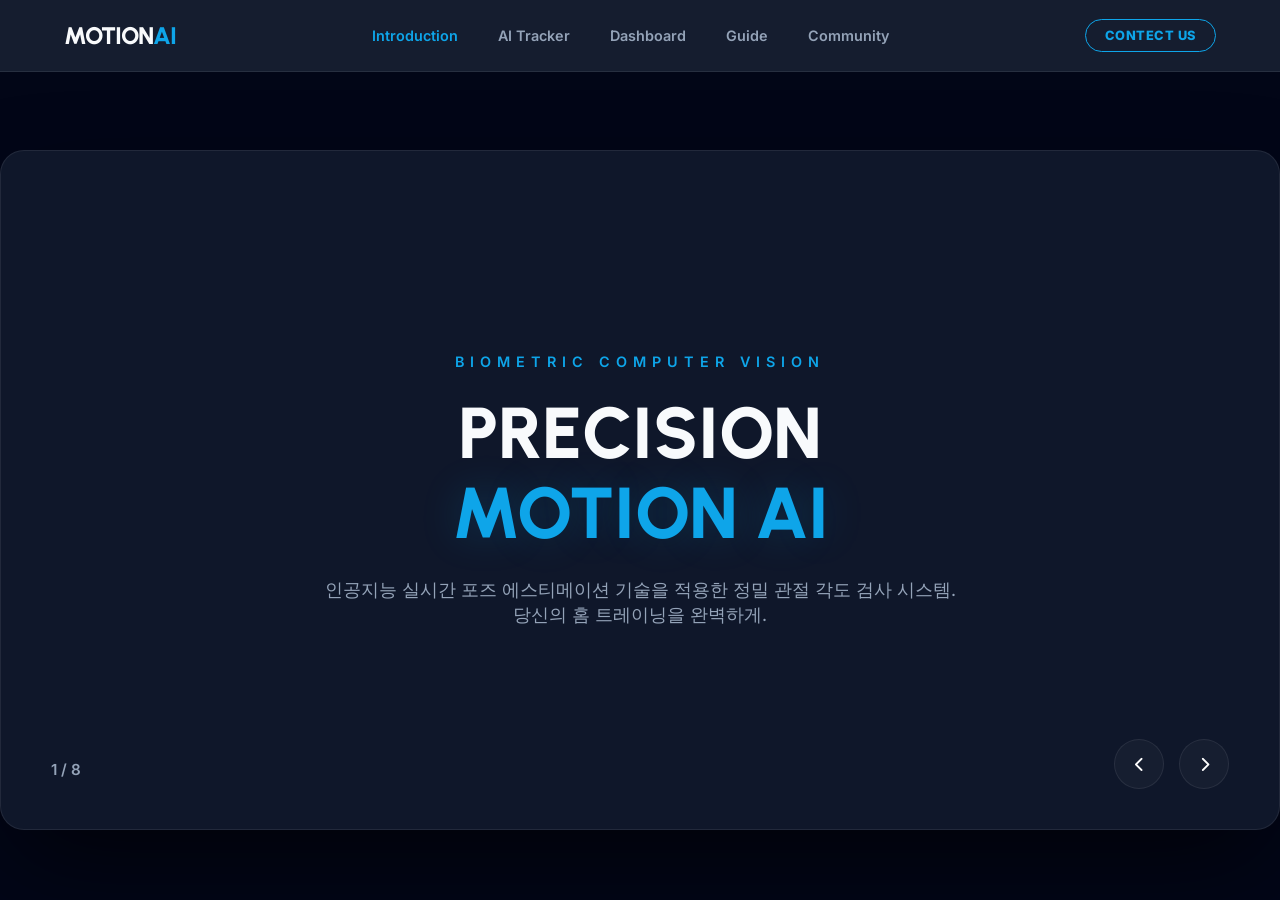
<file: static/index.html>
<!DOCTYPE html>
<html lang="ko">
<head>
    <meta charset="UTF-8">
    <meta name="viewport" content="width=device-width, initial-scale=1.0">
    <title>AI Motion Fitness Platform</title>
    <link rel="preconnect" href="https://fonts.googleapis.com">
    <link rel="preconnect" href="https://fonts.gstatic.com" crossorigin>
    <link href="https://fonts.googleapis.com/css2?family=Urbanist:wght@400;600;800&family=Inter:wght@300;400;600&display=swap" rel="stylesheet">
    <link rel="stylesheet" href="https://cdnjs.cloudflare.com/ajax/libs/font-awesome/6.5.1/css/all.min.css">
    <link rel="stylesheet" href="MainStyle.css">
    <link rel="stylesheet" href="style.css">
    <link rel="stylesheet" href="community.css">
    <script type="module" src="community.js"></script>
</head>
<body>
    <nav>
        <div class="logo">MOTION<span>AI</span></div>
        <ul class="nav-links">
            <li class="active" onclick="route('intro-section')">Introduction</li>
            <li onclick="location.href='/tracker/'">AI Tracker</li>
            <li onclick="location.href='/dashboard/'">Dashboard</li>
            <li onclick="location.href='/guide/'">Guide</li>
            <li id="community-nav-item"><button id="community-nav" type="button">Community</button></li>
        </ul>
        <div style="font-weight: 800; font-size: 0.8rem; border: 1px solid var(--accent); padding: 0.5rem 1.2rem; border-radius: 50px; color: var(--accent); letter-spacing: 0.5px;">CONTECT US</div>
    </nav>

    <main>
        <section id="intro-section" class="view-section active">
            <div class="carousel-container">
                <div class="carousel-wrapper" id="carousel-wrapper">
                    
                    <div class="c-slide" style="text-align: center; align-items: center;">
                        <p style="letter-spacing: 6px; font-weight: 600; color: var(--accent); margin-bottom: 1.5rem; font-size: 0.9rem;">BIOMETRIC COMPUTER VISION</p>
                        <h1 style="font-family: 'Urbanist'; font-size: 4.5rem; line-height: 1.1; margin-bottom: 1.5rem; font-weight: 800;">PRECISION<br><span style="color: var(--accent); text-shadow: 0 0 40px var(--accent-glow);">MOTION AI</span></h1>
                        <p style="max-width: 750px; color: var(--text-muted); font-size: 1.15rem;">인공지능 실시간 포즈 에스티메이션 기술을 적용한 정밀 관절 각도 검사 시스템.<br>당신의 홈 트레이닝을 완벽하게.</p>
                    </div>

                    <div class="c-slide">
                        <h2 class="slide-title">Analysis Standards</h2>
                        <div class="tiled-grid">
                            <div class="tile">
                                <div class="icon"><i class="fa-solid fa-person-arrow-down-to-line"></i></div>
                                <h3>SQUAT</h3>
                                <p>
                                    1) 골반 말림 (Butt Wink)<br>
                                    2) 무릎 과진전 (Knee Forward)<br>
                                    3) 엉덩이 선행 (Hip Rise)
                                </p>
                            </div>
                            <div class="tile">
                                <div class="icon"><i class="fa-solid fa-person-running"></i></div>
                                <h3>PUSH-UP</h3>
                                <p>
                                  1) 코어 처짐 (Core Drop)<br>
                                  2) 엉덩이 솟구침 (Core High)<br>
                                  3) 팔꿈치 과한 각도(Shoulder Flaring)<br>
                                  4) 팔꿈치 좁은 각도
                                </p>
                            </div>
                            <div class="tile">
                                <div class="icon"><i class="fa-solid fa-clock"></i></div>
                                <h3>PLANK</h3>
                                <p>
                                    1) 코어 처짐(Plank Line)<br>
                                    2) 엉덩이 솟구침<br>
                                    3) 경추 처짐<br>
                                    4) 경추 솟구침
                                </p>
                            </div>
                        </div>
                    </div>

                    <div class="c-slide">
                        <h2 class="slide-title">Essential Environment Setup</h2>
                        <div class="two-column">
                            <div>
                                <h3 style="font-size: 1.8rem; margin-bottom: 1.5rem; font-family: 'Urbanist';">정밀한 인식을 위한 두 가지 제약</h3>
                                <p style="margin-bottom: 25px;">AI 모델의 연산 정밀도를 극대화하고 랜드마크 누락을 방지하기 위해 아래 세팅 조건을 정밀하게 준수해야 합니다.</p>
                                <ul style="list-style: none;">
                                    <li style="margin-bottom: 15px; display: flex; align-items: start; gap: 12px; color: var(--text-main); font-weight: 600;"><i class="fa-solid fa-circle-exclamation" style="color:var(--accent); margin-top: 4px;"></i> 신체를 완전한 측면 각도에서 보이도록 카메라 앵글을 배치하십시오.</li>
                                    <li style="margin-bottom: 15px; display: flex; align-items: start; gap: 12px; color: var(--text-main); font-weight: 600;"><i class="fa-solid fa-circle-exclamation" style="color:var(--accent); margin-top: 4px;"></i> 머리 끝부터 발목 관절까지 전신이 카메라 프레임에 완전히 확보되어야 합니다.</li>
                                </ul>
                            </div>
                            <div class="img-box">
                                <img src="imgs/pose-estimation-human-ai-vision.webp" alt="Side Profile Workout Setup">
                            </div>
                        </div>
                    </div>

                    <div class="c-slide">
                        <h2 class="slide-title">Connectivity Guide</h2>
                        <div class="two-column">
                            <div>
                                <h3 style="font-size: 1.8rem; margin-bottom: 1.5rem; font-family: 'Urbanist';"><i class="fa-brands fa-windows" style="color: var(--accent); margin-right: 10px;"></i> Windows 휴대폰 연결 인프라</h3>
                                <p style="margin-bottom: 20px;">일반적인 노트북 내장 웹캠은 렌즈 각도가 낮아 왜곡이 발생하기 쉽고 전신 촬영 거리를 확보하기 어렵습니다.</p>
                                <p>Windows 운영체제의 <strong>'휴대폰 연결'</strong> 기능을 활용하여 스마트폰 후면 카메라를 무선 웹캠으로 동기화하십시오. 유연한 고도 확보가 가능해져 정밀한 모션 랜드마크 분석이 가능해집니다.</p>
                            </div>
                            <div class="img-box">
                                <img src="imgs/3abf0e52-fa02-432f-84d3-6743776b9998.jpg" alt="Mobile Cam Sync">
                            </div>
                        </div>
                    </div>
                    
                    
                    <div class="c-slide">
                        <h2 class="slide-title">AI Tracker User Guide</h2>
                        <div class="two-column">
                            <div>
                                <h3 style="font-size: 1.8rem; margin-bottom: 1.5rem; font-family: 'Urbanist';">
                                    <i class="fa-solid fa-play" style="color: var(--accent); margin-right: 10px;"></i> 4단계 코어 분석 프로세스
                                </h3>
                                <p style="margin-bottom: 25px; color: var(--text-muted); line-height: 1.6;">
                                    정밀 실시간 비전 엔진을 가동하기 위한 최적의 파이프라인 순서입니다. 완벽한 데이터 수집을 위해 아래 단계를 준수하십시오.
                                </p>

                                <ul style="list-style: none; padding: 0; margin: 0; display: flex; flex-direction: column; gap: 15px;">
                                    <li style="display: flex; align-items: flex-start; gap: 12px;">
                                        <span style="background: var(--accent); color: #fff; border-radius: 50%; width: 24px; height: 24px; display: inline-flex; align-items: center; justify-content: center; font-weight: 800; font-size: 0.8rem; flex-shrink: 0; margin-top: 2px;">1</span>
                                        <div>
                                            <strong style="color: #f8fafc;">타겟 종목 선택:</strong>
                                            <span style="color: var(--text-muted);">대시보드 진입 전 분석할 운동(스쿼트, 푸시업, 플랭크)옵션을 선택합니다.</span>
                                        </div>
                                    </li>
                                    <li style="display: flex; align-items: flex-start; gap: 12px;">
                                        <span style="background: var(--accent); color: #fff; border-radius: 50%; width: 24px; height: 24px; display: inline-flex; align-items: center; justify-content: center; font-weight: 800; font-size: 0.8rem; flex-shrink: 0; margin-top: 2px;">2</span>
                                        <div>
                                            <strong style="color: #f8fafc;">카메라 세로 정렬:</strong>
                                            <span style="color: var(--text-muted);">Windows 휴대폰 연결을 가동하고 관절 랜드마크가 왜곡 없이 전신 전형이 잡히도록 배치합니다.</span>
                                        </div>
                                    </li>
                                    <li style="display: flex; align-items: flex-start; gap: 12px;">
                                        <span style="background: var(--accent); color: #fff; border-radius: 50%; width: 24px; height: 24px; display: inline-flex; align-items: center; justify-content: center; font-weight: 800; font-size: 0.8rem; flex-shrink: 0; margin-top: 2px;">3</span>
                                        <div>
                                            <strong style="color: #f8fafc;">실시간 운동 수행:</strong>
                                            <span style="color: var(--text-muted);">인공지능이 랜드마크 위치 연산을 실시간으로 모니터링하며 정석 자세로 세션을 진행합니다.</span>
                                        </div>
                                    </li>
                                    <li style="display: flex; align-items: flex-start; gap: 12px;">
                                        <span style="background: var(--accent); color: #fff; border-radius: 50%; width: 24px; height: 24px; display: inline-flex; align-items: center; justify-content: center; font-weight: 800; font-size: 0.8rem; flex-shrink: 0; margin-top: 2px;">4</span>
                                        <div>
                                            <strong style="color: #f8fafc;">운동 기록 저장:</strong>
                                            <span style="color: var(--text-muted);">'분석 종료 및 세션 데이터 저장' 버튼을 통해 해당 운동 기록을 LocalStorage에 최종 저장합니다.</span>
                                        </div>
                                    </li>
                                </ul>
                            </div>
                            <div class="img-box">
                                <img src="imgs/tracker.png">
                            </div>
                        </div>
                    </div>

                <div class="c-slide">
                    <h2 class="slide-title">Dashboard Intelligence</h2>
                    <div class="two-column">
                        <div>
                            <h3 style="font-size: 1.8rem; margin-bottom: 1.5rem; font-family: 'Urbanist';">
                                <i class="fa-solid fa-chart-line" style="color: var(--accent); margin-right: 10px;"></i>운동 기록 대시보드
                            </h3>
                            <p style="margin-bottom: 20px; color: var(--text-muted); line-height: 1.6;">
                                로컬 스토리지의 운동 기록을 가져와, 핵심 지표 및 솔루션을 제시합니다.
                            </p>
                            <div style="display: flex; flex-direction: column; gap: 18px;">
                                <div>
                                    <h4 style="color: #38bdf8; font-size: 1.05rem; margin-bottom: 4px;"><i class="fa-solid fa-triangle-exclamation"></i>세션 분석 종료 시 세부 오답 지표</h4>
                                    <p style="font-size: 0.9rem; color: var(--text-muted); margin: 0;">가장 최근에 수행한 운동 종목의 세부 자세 실수 누적 횟수 & 종목 별 최신 결과표를 제공합니다</p>
                                </div>
                                <div>
                                    <h4 style="color: #38bdf8; font-size: 1.05rem; margin-bottom: 4px;"><i class="fa-solid fa-bezier-curve"></i> 점진적 볼륨 트렌드 (최근 7회차 Trend)</h4>
                                    <p style="font-size: 0.9rem; color: var(--text-muted); margin: 0;">최근 7회차 기록의 개수 및 플랭크 버틴 초 단위 볼륨 추이를 꺾은선 그래프로 시각화합니다.</p>
                                </div>
                                <div>
                                    <h4 style="color: #38bdf8; font-size: 1.05rem; margin-bottom: 4px;"><i class="fa-solid fa-clock-rotate-left"></i> 분석 수행 히스토리 테이블</h4>
                                    <p style="font-size: 0.9rem; color: var(--text-muted); margin: 0;">운동 수행 기록 데이터를 긁어와 최신순으로 역정렬하여 날짜, 종목, 볼륨, 정확도 비율을 노출합니다.</p>
                                </div>
                            </div>
                        </div>
                        <div class="img-box">
                            <img src="imgs/dashborad.png" alt="Performance Analytics Metrics" style="object-fit: contain;">
                        </div>
                    </div>
                </div>
                    
                <div class="c-slide">
                    <h2 class="slide-title">Latest Session Performance</h2>
                    <div class="two-column">
                        <div>
                            <h3 style="font-size: 1.8rem; margin-bottom: 1.5rem; font-family: 'Urbanist';">
                                <i class="fa-solid fa-bolt" style="color: var(--accent); margin-right: 10px;"></i>종목별 최신 세션 평가 지표
                            </h3>
                            <p style="margin-bottom: 24px; color: var(--text-muted); line-height: 1.6;">
                                가장 최근에 완료한 운동 세션의 데이터를 즉각적으로 마이닝하여 런타임 수치를 대시보드 인터페이스에 동기화합니다.
                            </p>

                            <div style="display: flex; flex-direction: column; gap: 20px;">
                                <div>
                                    <h4 style="color: #38bdf8; font-size: 1.05rem; margin-bottom: 4px;">
                                        <i class="fa-solid fa-calculator" style="margin-right: 8px;"></i>최신 세션 정확도 백분율 
                                    </h4>
                                    <p style="font-size: 0.9rem; color: var(--text-muted); margin: 0; line-height: 1.5;">
                                        성공 횟수와 에러 비율을 계산하여 최신 세션의 정밀 점수를 표출합니다.
                                    </p>
                                </div>
                                <div>
                                    <h4 style="color: #38bdf8; font-size: 1.05rem; margin-bottom: 4px;">
                                        <i class="fa-solid fa-chart-bar" style="margin-right: 8px;"></i>세부 오답 누적 디스플레이
                                    </h4>
                                    <p style="font-size: 0.9rem; color: var(--text-muted); margin: 0; line-height: 1.5;">
                                        스쿼트, 푸시업, 플랭크 각 종목별로 정의된 에러 횟수를 인터페이스로 시각화합니다.
                                    </p>
                                </div>
                            </div>
                        </div>

                        <div class="img-box-wrapper" style="display: flex; justify-content: center; align-items: center; background: rgba(255, 255, 255, 0.02); border-radius: 12px; border: 1px solid rgba(255, 255, 255, 0.05); padding: 16px; box-sizing: border-box; width: 100%;">
                            <div style="width: 100%; max-width: 420px; display: flex; justify-content: center; align-items: center;">
                                <img src="imgs/latestSession.png" alt="⚡ 종목별 최신 세션 평가 지표 대시보드" style="width: 100%; height: auto; object-fit: contain;">
                            </div>
                        </div>
                    </div>
                </div>
                    
                <div class="c-slide">
                    <h2 class="slide-title">Accumulated Data-Based Solution</h2>
                    <div class="two-column">
                        <div>
                            <h3 style="font-size: 1.8rem; margin-bottom: 1.5rem; font-family: 'Urbanist';">
                                <i class="fa-solid fa-bullseye" style="color: var(--accent); margin-right: 10px;"></i>전 종목 자세 축적 데이터 평가 및 교정 솔루션
                            </h3>
                            <p style="margin-bottom: 24px; color: var(--text-muted); line-height: 1.6;">
                                로컬 스토리지에 누적된 데이터를 종합하여 각 종목 별 총 평균 점수 및 가장 많은 에러 지표를 제공합니다.
                            </p>

                            <div style="display: flex; flex-direction: column; gap: 20px;">
                                <div>
                                    <h4 style="color: #38bdf8; font-size: 1.05rem; margin-bottom: 4px;">
                                        <i class="fa-solid fa-database" style="margin-right: 8px;"></i>누적 취약점 도메인 추출
                                    </h4>
                                    <p style="font-size: 0.9rem; color: var(--text-muted); margin: 0; line-height: 1.5;">
                                        전체 히스토리 중 가장 높은 빈도로 감지된 에러를 추적하여 사용자의 취약 디테일을 특정합니다.
                                    </p>
                                </div>
                                <div>
                                    <h4 style="color: #38bdf8; font-size: 1.05rem; margin-bottom: 4px;">
                                        <i class="fa-solid fa-kit-medical" style="margin-right: 8px;"></i>커스텀 교정 솔루션 알고리즘
                                    </h4>
                                    <p style="font-size: 0.9rem; color: var(--text-muted); margin: 0; line-height: 1.5;">
                                        분석된 취약점에 대응하는 1:1 맞춤형 유튜브 피드백 영상을 제공합니다.
                                    </p>
                                </div>
                            </div>
                        </div>
                        
                        <div class="img-box-wrapper" style="display: flex; justify-content: center; align-items: center; background: rgba(255, 255, 255, 0.02); border-radius: 12px; border: 1px solid rgba(255, 255, 255, 0.05); padding: 16px; box-sizing: border-box; width: 100%;">
                            <div style="width: 100%; max-width: 420px; display: flex; justify-content: center; align-items: center;">
                                <img src="imgs/detailSolution.png" alt="🎯 전 종목 자세 축적 데이터 평가 및 교정 솔루션" style="width: 100%; height: auto; object-fit: contain;">
                            </div>
                        </div>
                    </div>
                </div>                    
                    
            </div>
                
                <div class="slide-indicator"><span id="current-slide-num">1</span> / 8</div>
                <div class="carousel-controls">
                    <button class="btn-ctrl" onclick="shiftSlide(-1)"><i class="fa-solid fa-chevron-left"></i></button>
                    <button class="btn-ctrl" onclick="shiftSlide(1)"><i class="fa-solid fa-chevron-right"></i></button>
                </div>
            </div>
        </section>

        <section id="community-section" class="view-section" aria-labelledby="community-heading">
            <header class="community-header">
                <div><p class="community-eyebrow">MOTION AI / COMMUNITY</p>
                    <h1 id="community-heading">함께 나누는 운동 이야기<span>.</span></h1>
                    <p class="community-subtitle">오늘의 발견이 누군가의 더 좋은 움직임이 되도록.</p>
                </div>
                <span class="community-label">MOVE · LEARN · SHARE</span>
            </header>
            <p id="community-status" role="status" aria-live="polite"></p>
            <div id="community-list">
                <div class="community-toolbar">
                    <div id="community-filters" role="group" aria-label="운동 종류별 필터">
                        <button type="button" data-exercise="" aria-pressed="true">전체</button>
                        <button type="button" data-exercise="squat" aria-pressed="false">스쿼트</button>
                        <button type="button" data-exercise="pushup" aria-pressed="false">푸시업</button>
                        <button type="button" data-exercise="plank" aria-pressed="false">플랭크</button>
                        <button type="button" data-exercise="other" aria-pressed="false">기타</button>
                    </div>
                    <button id="community-new" class="community-button community-primary" type="button">+ 글쓰기</button>
                </div>
                <div class="community-list-info"><p id="community-count" aria-live="polite"></p>
                    <button id="community-refresh" type="button">↻ 새로고침</button></div>
                <div id="community-cards" aria-live="polite"></div>
                <div id="community-pagination" aria-label="게시글 페이지"></div>
                <aside class="community-footnote">운동 경험과 팁을 자유롭게 나눠 주세요. 닉네임은 표시용이며, 개인정보는 게시하지 마세요.</aside>
            </div>
            <div id="community-write" hidden>
                <div class="community-panel-heading"><h2>새 이야기 작성</h2><p>작은 팁 하나부터, 꾸준히 해온 경험까지.</p></div>
                <form id="community-form" novalidate>
                    <fieldset id="community-fields">
                        <div class="community-form-row">
                            <div><label for="community-nickname">닉네임 <span>필수 · 최대 20자</span></label>
                                <input id="community-nickname" name="nickname" placeholder="어떤 이름으로 나눌까요?" autocomplete="nickname" required aria-describedby="community-error-nickname">
                                <p id="community-error-nickname" class="community-field-error"></p></div>
                            <div><label for="community-exercise_type">운동 종류 <span>필수</span></label>
                                <select id="community-exercise_type" name="exercise_type" required aria-describedby="community-error-exercise_type">
                                    <option value="">운동 종류 선택</option><option value="squat">스쿼트</option>
                                    <option value="pushup">푸시업</option><option value="plank">플랭크</option><option value="other">기타</option>
                                </select><p id="community-error-exercise_type" class="community-field-error"></p></div>
                        </div>
                        <label for="community-title">제목 <span>필수 · 최대 100자</span></label>
                        <input id="community-title" name="title" placeholder="나누고 싶은 이야기의 제목을 적어 주세요" required aria-describedby="community-error-title">
                        <p id="community-error-title" class="community-field-error"></p>
                        <label for="community-content">내용 <span>필수 · 최대 5,000자</span></label>
                        <textarea id="community-content" name="content" rows="10" placeholder="운동하며 알게 된 팁, 자세를 개선한 경험 등을 들려주세요." required aria-describedby="community-error-content"></textarea>
                        <div class="community-counter-row"><p id="community-error-content" class="community-field-error"></p><span id="community-counter">0 / 5,000</span></div>
                        <label for="community-record_id">내 운동 기록 첨부 <span>선택</span></label>
                        <select id="community-record_id" name="record_id" aria-describedby="community-record-help community-error-record_id">
                            <option value="">첨부하지 않음</option>
                        </select>
                        <p id="community-record-help" class="community-form-note">AI 자세 분석에서 저장한 기록 중 하나를 고르면 운동 종류·측정 일시·횟수(플랭크는 시간)·정확도가 글과 함께 공개됩니다. 고르지 않은 기록은 게시판에 공개되지 않아요. 운동 기록은 측정한 서버 PC에서 접속했을 때만 첨부할 수 있어요.</p>
                        <p id="community-error-record_id" class="community-field-error"></p>
                        <label for="community-delete_pin">삭제 PIN <span>필수 · 숫자 4자리</span></label>
                        <input id="community-delete_pin" name="delete_pin" type="password" inputmode="numeric" autocomplete="new-password" maxlength="4" pattern="[0-9]{4}" placeholder="숫자 4자리" required aria-describedby="community-delete_pin-help community-error-delete_pin">
                        <p id="community-delete_pin-help" class="community-form-note">이 글을 삭제할 때 필요해요. 남이 짐작하기 어려운 숫자로 정해 주세요. 5번 틀리거나 잊어버리면 서버 PC에서만 삭제할 수 있어요.</p>
                        <p id="community-error-delete_pin" class="community-field-error"></p>
                        <p class="community-form-note">등록한 글은 이 게시판에 접속하는 사람에게 공개됩니다. 수정은 지원하지 않으니 등록 전 내용을 확인해 주세요.</p>
                        <div class="community-form-actions"><button id="community-cancel" type="button" class="community-button community-secondary">목록으로</button><button id="community-submit" type="submit" class="community-button community-primary">게시글 등록</button></div>
                    </fieldset>
                    <p id="community-form-status" role="status" aria-live="polite"></p>
                </form>
            </div>
            <div id="community-detail" hidden>
                <button id="community-back" type="button" class="community-button community-secondary">← 목록으로</button>
                <article id="community-detail-content"></article>
                <section id="community-comments" aria-labelledby="community-comments-title" hidden>
                    <div class="community-comments-head">
                        <h3 id="community-comments-title">댓글 <span id="community-comment-count"></span></h3>
                        <button id="community-comments-refresh" type="button" aria-label="댓글 새로고침">↻ 새로고침</button>
                    </div>
                    <ol id="community-comment-list"></ol>
                    <form id="community-comment-form" novalidate>
                        <fieldset id="community-comment-fields">
                            <label for="community-comment-nickname">닉네임 <span>필수 · 최대 20자</span></label>
                            <input id="community-comment-nickname" name="nickname" placeholder="닉네임" autocomplete="nickname" required aria-describedby="community-comment-error-nickname">
                            <p id="community-comment-error-nickname" class="community-field-error"></p>
                            <label for="community-comment-content">댓글 <span>필수 · 최대 1,000자</span></label>
                            <textarea id="community-comment-content" name="content" rows="3" placeholder="경험이나 자세 교정 팁을 나눠 주세요." required aria-describedby="community-comment-error-content"></textarea>
                            <div class="community-counter-row"><p id="community-comment-error-content" class="community-field-error"></p><span id="community-comment-counter">0 / 1,000</span></div>
                            <div class="community-form-actions"><button id="community-comment-submit" type="submit" class="community-button community-primary">댓글 등록</button></div>
                        </fieldset>
                        <p id="community-comment-status" role="status" aria-live="polite"></p>
                    </form>
                </section>
            </div>
        </section>
    </main>

<script>
    // ==========================================================================
    // A. SINGLE PAGE VIEW ROUTER (SPA 라우팅 가드 적용)
    // ==========================================================================
    function route(targetViewId) {
        // 1. 컴포넌트 ID 명세 매핑 보정 가드 (NPE 원천 차단)
        let actualSectionId = targetViewId;
        if (targetViewId.endsWith('-view')) {
            actualSectionId = targetViewId.replace('-view', '-section');
        }

        const targetSection = document.getElementById(actualSectionId);
        if (!targetSection) {
            console.error(`[Router Error] 해당 ID를 가진 섹션을 DOM에서 찾을 수 없습니다: ${actualSectionId}`);
            return;
        }

        // 2. 전체 섹션 비활성화 및 타겟 섹션 활성화
        document.querySelectorAll('.view-section').forEach(view => view.classList.remove('active'));
        targetSection.classList.add('active');
        document.body.classList.toggle('community-open', actualSectionId === 'community-section');

        // 3. 글로벌 내비게이션 하이라이팅 상태 동기화
        const navItems = document.querySelectorAll('.nav-links li');
        navItems.forEach(item => {
            item.classList.remove('active');
            
            // 내비게이션 텍스트와 ID 매핑 검증
            const navText = item.innerText.toLowerCase().replace(/\s+/g, '');
            const targetText = actualSectionId.toLowerCase();
            
            if (targetText.includes(navText) || navText.includes(targetText.split('-')[0])) {
                item.classList.add('active');
            }
        });

        // 4. [UX 방어 코드] 대시보드 진입 시 로컬스토리지 데이터 유무에 따른 상용 상태 복구
        if (actualSectionId === 'dashboard-section') {
            syncDashboardStateWithStorage();
        }
    }

    // ==========================================================================
    // B. INTRODUCTION CAROUSEL CORE ENGINE (안정화 버전)
    // ==========================================================================
    let slideIndex = 0;
    const wrapper = document.getElementById('carousel-wrapper');
    const numIndicator = document.getElementById('current-slide-num');
    const totalSlidesCount = wrapper.querySelectorAll('.c-slide').length;

    function shiftSlide(direction) {
        // 객체 참조 무결성 검증 가드
        if (!wrapper || !numIndicator) return;

        slideIndex += direction;
        if (slideIndex < 0) slideIndex = 0;
        if (slideIndex >= totalSlidesCount) slideIndex = totalSlidesCount - 1;

        // 인라인 스타일 가속 하드웨어 렌더링
        wrapper.style.transform = `translateX(-${slideIndex * 100}%)`;
        numIndicator.innerText = slideIndex + 1;
    }

    // 키보드 방향키 전역 이벤트 핸들러 바인딩
    document.addEventListener('keydown', (e) => {
        const introSection = document.getElementById('intro-section');
        if (introSection && introSection.classList.contains('active')) {
            if (e.key === 'ArrowRight') shiftSlide(1);
            if (e.key === 'ArrowLeft') shiftSlide(-1);
        }
    });

    // ==========================================================================
    // C. DASHBOARD DATA STATE CONTROLLER (로컬스토리지 동기화 및 테스트용 토글)
    // ==========================================================================
    
    /**
     * 로컬스토리지 상태를 읽어 Empty / Populated UI 상태를 브라우저에 강제 동기화
     */
    function syncDashboardStateWithStorage() {
        const history = JSON.parse(localStorage.getItem("workoutHistory")) || [];
        const emptyElement = document.getElementById('db-empty-state');
        const populatedElement = document.getElementById('db-populated-state');

        if (!emptyElement || !populatedElement) return;

        if (history.length > 0) {
            emptyElement.style.display = 'none';
            populatedElement.style.display = 'grid';
        } else {
            emptyElement.style.display = 'flex';
            populatedElement.style.display = 'none';
        }
    }

    /**
     * [테스트용 핸들러] 데이터 유무 상태 강제 가상 스위칭
     */
    function toggleDataState() {
        const emptyElement = document.getElementById('db-empty-state');
        const populatedElement = document.getElementById('db-populated-state');

        if (!emptyElement || !populatedElement) {
            console.error("[State Error] 대시보드 상태 제어 엘리먼트를 찾을 수 없습니다.");
            return;
        }

        // 현재 렌더링 상태를 기준으로 반전 토글 처리 (인라인 값 스캐닝)
        const isCurrentlyEmpty = emptyElement.style.display !== 'none';

        if (isCurrentlyEmpty) {
            emptyElement.style.display = 'none';
            populatedElement.style.display = 'grid';
            console.log("[Test Engine] 대시보드가 '데이터 있음(Populated)' 상태로 전환되었습니다.");
        } else {
            emptyElement.style.display = 'flex';
            populatedElement.style.display = 'none';
            console.log("[Test Engine] 대시보드가 '데이터 없음(Empty)' 상태로 전환되었습니다.");
        }
    }
</script>
</body>
</html>
</file>
<file: static/MainStyle.css>
/* ==========================================================================
   1. CORE THEME & VARIABLES 
   ========================================================================== */
:root {
    --bg-primary: #020617;
    --bg-secondary: #0f172a;
    --accent: #0ea5e9;
    --accent-glow: rgba(14, 165, 233, 0.2);
    --text-main: #f8fafc;
    --text-muted: #94a3b8;
    --glass: rgba(30, 41, 59, 0.7);
    --border: rgba(255, 255, 255, 0.08);
}

* { box-sizing: border-box; margin: 0; padding: 0; }
body {
    background-color: var(--bg-primary);
    color: var(--text-main);
    font-family: 'Inter', sans-serif;
    min-height: 100vh;
    display: flex;
    flex-direction: column;
    overflow-x: hidden;
}

/* ==========================================================================
   2. NAVIGATION BAR
   ========================================================================== */
nav {
    position: fixed;
    top: 0; width: 100%;
    background: var(--glass);
    backdrop-filter: blur(12px);
    border-bottom: 1px solid var(--border);
    padding: 1.2rem 4rem;
    display: flex;
    justify-content: space-between;
    align-items: center;
    z-index: 1000;
}
.logo { font-family: 'Urbanist', sans-serif; font-weight: 800; font-size: 1.5rem; letter-spacing: -1px; }
.logo span { color: var(--accent); }
.nav-links { display: flex; gap: 2.5rem; list-style: none; }
.nav-links li { cursor: pointer; font-weight: 600; font-size: 0.9rem; color: var(--text-muted); transition: 0.3s; }
.nav-links li:hover, .nav-links li.active { color: var(--accent); }

/* ==========================================================================
   3. STRUCTURE LAYOUT
   ========================================================================== */
main { margin-top: 80px; flex-grow: 1; display: flex; justify-content: center; align-items: center; padding: 40px; }
.view-section { display: none; width: 100%; max-width: 1280px; animation: fadeIn 0.5s ease forwards; }
.view-section.active { display: block; }

@keyframes fadeIn {
    from { opacity: 0; transform: translateY(10px); }
    to { opacity: 1; transform: translateY(0); }
}

/* ==========================================================================
   4. HIGH-FIDELITY CAROUSEL (소개 페이지)
   ========================================================================== */
.carousel-container {
    width: 100%; height: 680px;
    background: var(--bg-secondary);
    border-radius: 24px;
    overflow: hidden;
    position: relative;
    box-shadow: 0 40px 100px -20px rgba(0,0,0,0.7);
    border: 1px solid var(--border);
}
.carousel-wrapper { display: flex; width: 100%; height: 100%; transition: transform 0.6s cubic-bezier(0.65, 0, 0.35, 1); }
.c-slide { flex: 0 0 100%; width: 100%; height: 100%; padding: 60px 80px; display: flex; flex-direction: column; justify-content: center; position: relative; }

/* 슬라이드 내부 타이틀 규칙 */
.slide-title { font-family: 'Urbanist', sans-serif; font-size: 2.5rem; margin-bottom: 2.5rem; border-left: 5px solid var(--accent); padding-left: 20px; text-transform: uppercase; letter-spacing: 1px; }
.two-column { display: grid; grid-template-columns: 1.1fr 0.9fr; gap: 50px; align-items: center; }
.tiled-grid { display: grid; grid-template-columns: repeat(3, 1fr); gap: 24px; }
.tile { background: rgba(255,255,255,0.02); padding: 35px; border-radius: 20px; border: 1px solid var(--border); }
.tile .icon { font-size: 2.5rem; color: var(--accent); margin-bottom: 20px; }
.tile h3 { font-family: 'Urbanist', sans-serif; font-size: 1.5rem; margin-bottom: 10px; }
.tile p, .two-column p { color: var(--text-muted); line-height: 1.7; font-size: 1.05rem; }

.img-box { width: 100%; height: 380px; border-radius: 16px; overflow: hidden; border: 1px solid var(--border); }
.img-box img { width: 100%; height: 100%; object-fit: cover; }

.img-box-wrapper { 
    width: 100%; 
    height: auto; /* 고정 높이 제거, 컨텐츠에 맞추기 */
    min-height: 380px; /* 최소 높이만 방어선으로 구축 */
    border-radius: 16px; 
    overflow: hidden; 
    border: 1px solid var(--border); 
}
.img-box-wrapper img { 
    width: 100%; 
    height: auto; /* 무조건 원본 비율 유지 */
    object-fit: contain; 
}

/* 컨트롤러 무대 */
.carousel-controls { position: absolute; bottom: 40px; right: 50px; display: flex; gap: 15px; z-index: 10; }
.btn-ctrl { background: rgba(255,255,255,0.03); border: 1px solid var(--border); color: white; width: 50px; height: 50px; border-radius: 50%; cursor: pointer; transition: 0.3s; display: flex; align-items: center; justify-content: center; }
.btn-ctrl:hover { background: var(--accent); border-color: var(--accent); transform: translateY(-2px); box-shadow: 0 0 20px var(--accent-glow); }
.slide-indicator { position: absolute; bottom: 50px; left: 50px; color: var(--text-muted); font-weight: 600; font-size: 0.95rem; }

/* ==========================================================================
   5. DASHBOARD & DATA VISUALIZATION (대시보드 페이지)
   ========================================================================== */
.dashboard-header { display: flex; justify-content: space-between; align-items: center; margin-bottom: 40px; border-bottom: 1px solid var(--border); padding-bottom: 20px; }
.dashboard-header h2 { font-family: 'Urbanist', sans-serif; font-size: 2.5rem; }

/* 상태 제어용 토글 버튼 (개발 검증용) */
.state-toggle { background: transparent; border: 1px dashed var(--accent); color: var(--accent); padding: 8px 16px; border-radius: 6px; cursor: pointer; font-weight: 600; transition: 0.3s; }
.state-toggle:hover { background: var(--accent); color: white; }

/* 비어있는 상태 (Empty State) */
.empty-state { display: flex; flex-direction: column; align-items: center; justify-content: center; text-align: center; padding: 100px 0; background: var(--bg-secondary); border-radius: 24px; border: 1px dashed var(--border); }
.empty-state i { font-size: 4rem; color: var(--text-muted); margin-bottom: 20px; opacity: 0.4; }
.empty-state h3 { font-size: 1.5rem; margin-bottom: 10px; }
.empty-state p { color: var(--text-muted); max-width: 500px; }

/* 데이터가 존재하는 상태 (Data State) */
.data-state { display: none; grid-template-columns: 1fr 1.2fr; gap: 30px; }
.chart-card { background: var(--bg-secondary); border-radius: 20px; border: 1px solid var(--border); padding: 30px; }
.chart-card h3 { font-family: 'Urbanist', sans-serif; font-size: 1.4rem; margin-bottom: 25px; color: var(--accent); letter-spacing: 0.5px; }

/* 오답 분포 바 차트 */
.bar-list { display: flex; flex-direction: column; gap: 24px; }
.bar-item { display: flex; align-items: center; gap: 20px; }
.bar-label { width: 140px; font-weight: 600; font-size: 0.9rem; color: var(--text-muted); }
.bar-track { flex-grow: 1; height: 14px; background: rgba(255,255,255,0.05); border-radius: 10px; overflow: hidden; }
.bar-fill { height: 100%; background: linear-gradient(90deg, var(--accent), #6366f1); box-shadow: 0 0 15px var(--accent-glow); }
.bar-value { width: 50px; text-align: right; font-weight: 600; font-size: 0.95rem; }

/* SVG 트렌드 꺾은선 차트 */
.trend-chart-box { display: flex; flex-direction: column; height: 100%; }
.svg-container { flex-grow: 1; min-height: 220px; position: relative; margin-top: 10px; }
svg { width: 100%; height: 100%; }
.area-gradient { fill: url(#bg-grad); }
.line-path { fill: none; stroke: var(--accent); stroke-width: 4; stroke-linecap: round; }
.chart-labels { display: flex; justify-content: space-between; margin-top: 15px; color: var(--text-muted); font-size: 0.85rem; padding: 0 10px; }

/* 리포트 테이블 */
.table-card { grid-column: span 2; }
table { width: 100%; border-collapse: collapse; margin-top: 10px; }
th { text-align: left; padding: 16px 20px; border-bottom: 2px solid #1e293b; color: var(--accent); font-size: 0.85rem; text-transform: uppercase; letter-spacing: 1px; }
td { padding: 18px 20px; border-bottom: 1px solid #1e293b; font-size: 1rem; color: #e2e8f0; }

/* ==========================================================================
   6. TRACKER INTERFACE PLACEHOLDER
   ========================================================================== */
.tracker-box { background: var(--bg-secondary); border-radius: 24px; border: 1px solid var(--border); padding: 60px; text-align: center; }
.camera-feed-mock { width: 100%; max-width: 800px; height: 450px; background: #020617; border: 2px dashed rgba(255,255,255,0.1); margin: 30px auto; border-radius: 16px; display: flex; align-items: center; justify-content: center; }
</file>
<file: static/style.css>
body {
    margin: 0;
    padding: 0;
    background-color: #020617; /* --bg-primary 로 통일 */
    color: #f8fafc; /* --text-main */
    font-family: 'Inter', 'Segoe UI', sans-serif;
    display: flex;
    flex-direction: column;
    align-items: center;
    min-height: 100vh;
}

header {
    width: 100%;
    padding: 1.5rem 4rem;
    text-align: center;
    background: rgba(30, 41, 59, 0.7); /* --glass */
    backdrop-filter: blur(12px);
    border-bottom: 1px solid rgba(255, 255, 255, 0.08);
}

header h1 {
    font-family: 'Urbanist', sans-serif;
    font-weight: 800;
    font-size: 1.8rem;
    letter-spacing: -0.5px;
}

header h1 span {
    color: #0ea5e9; /* --accent */
}

/* 2. 대시보드 메인 인프라 */
.dashboard {
    display: flex;
    gap: 30px; /* 공백 확장 */
    margin-top: 40px;
    width: 95%;
    max-width: 1280px; /* 피치덱 규격과 정렬 일치 */
    align-items: start;
}

/* 3. 비디오 컨테이너 고도화 (레이아웃 핵심 유지 + 디자인 래핑) */
.video-container {
    position: relative;
    width: 640px;
    height: 480px;
    background-color: #020617;
    border: 1px solid rgba(255, 255, 255, 0.08); /* 조잡한 3px 보더 제거 */
    border-radius: 20px; /* 부드러운 라운딩 통일 */
    overflow: hidden;
    box-shadow: 0 25px 50px -12px rgba(0, 0, 0, 0.5), 0 0 40px rgba(14, 165, 233, 0.05);
}

/* 절대 좌표 및 거울 모드 정밀 보존 */
#webcam, #output_canvas {
    position: absolute;
    top: 0;
    left: 0;
    width: 100%;
    height: 100%;
    transform: scaleX(-1); /* 거울 모드 유지 */
}

/* 측면 가이드라인 UI 텍스트 디자인 고도화 */
.guideline {
    position: absolute;
    top: 50%;
    left: 50%;
    transform: translate(-50%, -50%); 
    color: rgba(255, 255, 255, 0.15);
    font-family: 'Urbanist', sans-serif;
    font-size: 28px;
    font-weight: 800;
    letter-spacing: 2px;
    pointer-events: none;
    text-align: center;
    text-transform: uppercase;
    border: 2px dashed rgba(255, 255, 255, 0.1);
    padding: 20px 40px;
    border-radius: 12px;
}

/* 4. 컨트롤 및 상태 지표 컴포넌트 */
.controls {
    flex: 1;
    display: flex;
    flex-direction: column;
    gap: 24px;
}

/* 프리미엄 카드 에스테틱 적용 */
.stat-box {
    background-color: #0f172a; /* --bg-secondary */
    padding: 25px;
    border-radius: 16px;
    border: 1px solid rgba(255, 255, 255, 0.05);
    border-left: 5px solid #10b981; /* 정상 상태: 에메랄드 그린 */
    box-shadow: 0 4px 6px -1px rgba(0, 0, 0, 0.1);
    transition: all 0.3s cubic-bezier(0.4, 0, 0.2, 1);
}

/* 경고(오답) 상태 변이 */
.stat-box.warning {
    border-left: 5px solid #ef4444; /* 경고 상태: 인텐시브 레드 */
    background: linear-gradient(90deg, rgba(239, 68, 68, 0.02) 0%, #0f172a 100%);
    border-top: 1px solid rgba(239, 68, 68, 0.1);
    border-right: 1px solid rgba(239, 68, 68, 0.05);
    border-bottom: 1px solid rgba(239, 68, 68, 0.05);
    box-shadow: 0 0 30px rgba(239, 68, 68, 0.05);
}

/* 인풋 컴포넌트 프리미엄화 */
select, button {
    padding: 14px 20px;
    font-size: 15px;
    font-weight: 600;
    background-color: rgba(255, 255, 255, 0.03);
    color: #8d949a;
    border: 1px solid rgba(255, 255, 255, 0.08);
    border-radius: 10px;
    cursor: pointer;
    transition: 0.2s ease;
    font-family: inherit;
}

select:focus {
    outline: none;
    border-color: #0ea5e9;
    box-shadow: 0 0 10px rgba(14, 165, 233, 0.2);
}

/* 메인 액션 버튼은 단독 포인트 컬러 부여 */
button {
    background-color: #5259cb; /* --accent */
    border: none;
    font-weight: 700;
}

button:hover {
    background-color: #0284c7;
    transform: translateY(-1px);
    box-shadow: 0 10px 20px rgba(14, 165, 233, 0.2);
}

/* 피드백 메시지 타이포그래피 */
#feedback-msg {
    font-size: 22px;
    font-weight: 800;
    color: #10b981;
    letter-spacing: -0.5px;
}

.warning #feedback-msg {
    color: #ef4444;
    animation: pulse 1.5s infinite;
}

@keyframes pulse {
    0% { opacity: 1; }
    50% { opacity: 0.7; }
    100% { opacity: 1; }
}
</file>
<file: static/community.css>
body.community-open main { width: 100%; min-width: 0; }
#community-nav { font: inherit; color: inherit; background: none; border: 0; padding: 0; border-radius: 0; box-shadow: none; cursor: pointer; }
#community-section { max-width: 1120px; padding: 28px 0 40px; color: #edf3fb; }
#community-section [hidden] { display: none !important; }
#community-section button, #community-section input, #community-section textarea, #community-section select { font: inherit; }
#community-section button, #community-section a { -webkit-tap-highlight-color: transparent; }
#community-section :focus-visible, #community-nav:focus-visible { outline: 3px solid #7dd3fc; outline-offset: 4px; }
.community-header { display: flex; justify-content: space-between; align-items: end; padding: 0 0 36px; text-align: left; background: none; backdrop-filter: none; border-bottom: 1px solid #26344b; gap: 24px; }
.community-eyebrow { color: #38bdf8; letter-spacing: .17em; font-size: 11px; font-weight: 700; margin-bottom: 18px; }
.community-header h1 { font-size: clamp(26px, 3.4vw, 42px); letter-spacing: -.055em; font-weight: 800; line-height: 1.35; }
.community-header h1 span { color: #38bdf8; }
.community-subtitle { color: #9baac1; font-size: 14px; margin-top: 14px; line-height: 1.8; }
.community-label { color: #7d91ad; font-size: 10px; letter-spacing: .12em; white-space: nowrap; padding-bottom: 6px; }
#community-status { color: #86efac; line-height: 1.7; font-size: 14px; }
#community-status:not(:empty) { padding: 18px 0 0; }
.community-toolbar { display: flex; justify-content: space-between; align-items: center; gap: 16px; margin: 30px 0 22px; }
#community-filters { display: flex; gap: 8px; flex-wrap: wrap; }
#community-filters button { border: 1px solid #29364c; background: #0f172a; color: #a9b8cd; border-radius: 30px; padding: 10px 20px; cursor: pointer; font-size: 13px; }
#community-filters button[aria-pressed="true"] { color: #dff5ff; border-color: #2386ac; background: #0d344a; }
.community-button { display: inline-flex; align-items: center; justify-content: center; border: 1px solid transparent; border-radius: 10px; padding: 12px 21px; cursor: pointer; font-size: 14px !important; font-weight: 600 !important; min-height: 44px; }
.community-primary { background: #38bdf8; color: #031b2c; }
.community-primary:hover { background: #7dd3fc; }
.community-secondary { color: #c1cde0; background: #111d30; border-color: #293b54; }
.community-danger { background: #f43f5e; color: #fff; }
.community-danger:hover { background: #fb7185; }
.community-danger-outline { color: #fda4af; background: transparent; border-color: #5b2a3a; }
.community-danger-outline:hover { background: #2a1520; }
#community-section button:disabled { opacity: .5; cursor: not-allowed; }
.community-list-info { display: flex; justify-content: space-between; align-items: center; color: #8ea0b9; margin-bottom: 15px; font-size: 12px; min-height: 28px; }
#community-refresh { color: #a8bad2; border: 0; background: none; cursor: pointer; padding: 6px; }
#community-cards { display: grid; grid-template-columns: repeat(3,minmax(0,1fr)); gap: 16px; }
.community-card { background: linear-gradient(140deg,#121f33,#0b1424); border: 1px solid #263650; border-radius: 16px; padding: 24px; color: inherit; text-decoration: none; display: flex; flex-direction: column; min-height: 256px; transition: border-color .15s, transform .15s; }
.community-card:hover { border-color: #38bdf8; transform: translateY(-3px); }
.community-card-top { display: flex; justify-content: space-between; align-items: center; }
.community-tag { display: inline-block; color: #7dd3fc; background: #103047; font-size: 11px; font-weight: 600; padding: 5px 10px; border-radius: 6px; }
.community-tag-pushup { color: #c4b5fd; background: #2b2347; }
.community-tag-plank { color: #6ee7b7; background: #123a36; }
.community-tag-other { color: #c6d2e3; background: #273247; }
.community-arrow { color: #7890ae; font-size: 20px; }
.community-card h3 { font-size: 18px; line-height: 1.55; margin: 17px 0 10px; letter-spacing: -.02em; overflow-wrap: anywhere; display: -webkit-box; -webkit-line-clamp: 2; -webkit-box-orient: vertical; overflow: hidden; }
.community-excerpt { color: #97a8bf; font-size: 13px; line-height: 1.8; overflow-wrap: anywhere; display: -webkit-box; -webkit-line-clamp: 2; -webkit-box-orient: vertical; overflow: hidden; margin-bottom: 24px; }
.community-meta { display: flex; gap: 12px; justify-content: space-between; flex-wrap: wrap; font-size: 11px; color: #899db8; margin-top: auto; border-top: 1px solid #26344a; padding-top: 15px; }
.community-author { color: #ccd8e7; overflow-wrap: anywhere; }
.community-empty { grid-column: 1/-1; padding: 72px 20px; border: 1px dashed #33435a; border-radius: 16px; text-align: center; color: #9eafc6; line-height: 1.8; }
.community-empty h3 { font-size: 20px; color: #dbe7f6; margin-bottom: 10px; }
.community-empty p { font-size: 14px; }
#community-pagination { display: flex; justify-content: center; align-items: center; gap: 20px; color: #8da2be; font-size: 13px; margin-top: 28px; }
.community-footnote { border-top: 1px solid #23324a; margin-top: 30px; padding-top: 22px; font-size: 12px; color: #8295af; line-height: 1.8; }
.community-panel-heading { padding: 28px 0; }
.community-panel-heading h2 { font-size: 23px; margin-bottom: 10px; }
.community-panel-heading p { color: #9baac1; font-size: 14px; }
#community-form { background: #0e192b; border: 1px solid #263650; padding: 30px; border-radius: 16px; }
#community-fields { border: 0; min-width: 0; }
.community-form-row { display: grid; grid-template-columns: 1fr 1fr; gap: 24px; }
#community-form label { display: block; font-weight: 600; margin-bottom: 10px; font-size: 14px; }
#community-form label span { margin-left: 8px; font-size: 11px; font-weight: 400; color: #95a7c1; }
#community-form input, #community-form select, #community-form textarea { width: 100%; background: #071120; color: #e6eefb; border: 1px solid #34435a; border-radius: 9px; padding: 13px 14px; line-height: 1.7; font-size: 14px; }
#community-form textarea { resize: vertical; min-height: 200px; }
#community-form ::placeholder { color: #8193ad; }
#community-form [aria-invalid="true"] { border-color: #fb7185; }
.community-field-error { color: #fda4af; font-size: 12px; min-height: 26px; padding-top: 5px; line-height: 1.6; }
.community-counter-row { display: flex; justify-content: space-between; gap: 12px; }
#community-counter { flex-shrink: 0; font-size: 11px; color: #8fa1ba; padding-top: 6px; }
.community-form-note { margin-top: 8px; color: #91a4bf; font-size: 12px; line-height: 1.8; }
.community-form-actions { display: flex; justify-content: end; gap: 10px; margin-top: 24px; }
#community-form-status:not(:empty) { padding-top: 20px; color: #fda4af; line-height: 1.8; font-size: 14px; }
.community-error { color: #fda4af !important; line-height: 1.8; }
#community-detail { margin-top: 28px; }
#community-detail-content { background: #0e192b; border: 1px solid #263650; border-radius: 16px; padding: 36px; margin-top: 20px; }
#community-detail-content h2 { margin: 20px 0; font-size: clamp(23px,3vw,32px); line-height: 1.6; overflow-wrap: anywhere; }
#community-detail-content .community-meta { justify-content: start; border-top: 0; padding: 0 0 24px; }
.community-body { white-space: pre-wrap; overflow-wrap: anywhere; border-top: 1px solid #263650; padding-top: 28px; color: #cbd7e8; line-height: 1.95; font-size: 15px; min-height: 180px; }
.community-card-tags { display: flex; gap: 6px; flex-wrap: wrap; }
.community-tag-record { color: #fcd34d; background: #3a2f12; }
#community-form select:disabled { opacity: .6; }
.community-record { border: 1px solid #2b4a63; background: #0b2234; border-radius: 12px; padding: 18px 20px; margin: 0 0 24px; }
.community-record-title { color: #7dd3fc; font-size: 13px; font-weight: 700; margin-bottom: 12px; }
.community-record-grid { display: grid; grid-template-columns: repeat(5, minmax(0, 1fr)); gap: 12px; margin: 0; }
.community-record-grid dt { color: #8ea0b9; font-size: 11px; margin-bottom: 4px; }
.community-record-grid dd { margin: 0; color: #e6eefb; font-size: 15px; font-weight: 600; overflow-wrap: anywhere; }
@media (max-width: 700px) { .community-record-grid { grid-template-columns: repeat(2, minmax(0, 1fr)); } }
#community-comments { background: #0e192b; border: 1px solid #263650; border-radius: 16px; padding: 30px 36px; margin-top: 20px; }
.community-comments-head { display: flex; justify-content: space-between; align-items: center; margin-bottom: 18px; }
.community-comments-head h3 { font-size: 18px; }
#community-comment-count { color: #38bdf8; margin-left: 6px; }
#community-comments-refresh { color: #a8bad2; border: 0; background: none; cursor: pointer; padding: 6px; font-size: 13px; }
#community-comment-list { list-style: none; padding: 0; margin: 0 0 24px; }
.community-comment { border-top: 1px solid #263650; padding: 16px 0; }
.community-comment:last-child { border-bottom: 1px solid #263650; }
.community-comment-meta { display: flex; gap: 12px; font-size: 11px; color: #899db8; margin-bottom: 8px; }
.community-comment-body { white-space: pre-wrap; overflow-wrap: anywhere; color: #cbd7e8; line-height: 1.8; font-size: 14px; }
.community-comment-empty { color: #9eafc6; font-size: 14px; padding: 20px 0; text-align: center; border-top: 1px dashed #33435a; }
.community-comment-empty .community-button { margin-top: 10px; }
#community-comment-fields { border: 0; min-width: 0; }
#community-comment-form label { display: block; font-weight: 600; margin-bottom: 10px; font-size: 14px; }
#community-comment-form label span { margin-left: 8px; font-size: 11px; font-weight: 400; color: #95a7c1; }
#community-comment-form input, #community-comment-form textarea { width: 100%; background: #071120; color: #e6eefb; border: 1px solid #34435a; border-radius: 9px; padding: 11px 14px; line-height: 1.7; font-size: 14px; }
#community-comment-form input { max-width: 280px; }
#community-comment-form textarea { resize: vertical; min-height: 90px; }
#community-comment-form ::placeholder { color: #8193ad; }
#community-comment-form [aria-invalid="true"] { border-color: #fb7185; }
#community-comment-counter { flex-shrink: 0; font-size: 11px; color: #8fa1ba; padding-top: 6px; }
#community-comment-form .community-form-actions { margin-top: 10px; }
#community-comment-status:not(:empty) { padding-top: 14px; color: #86efac; line-height: 1.8; font-size: 14px; }
#community-form #community-delete_pin { max-width: 220px; letter-spacing: .3em; }
.community-delete { margin-top: 28px; padding-top: 20px; border-top: 1px solid #263650; display: flex; flex-direction: column; align-items: flex-end; gap: 12px; }
.community-delete-note { color: #91a4bf; font-size: 12px; line-height: 1.8; }
.community-delete-form { width: 100%; background: #140f1c; border: 1px solid #5b2a3a; border-radius: 12px; padding: 18px 20px; }
.community-delete-warning { color: #fecdd3; font-size: 14px; line-height: 1.8; margin-bottom: 12px; }
.community-delete-form label { display: block; font-weight: 600; margin-bottom: 8px; font-size: 13px; }
.community-delete-form input { width: 100%; max-width: 220px; background: #071120; color: #e6eefb; border: 1px solid #34435a; border-radius: 9px; padding: 11px 14px; font-size: 14px; letter-spacing: .3em; }
.community-delete-form input[aria-invalid="true"] { border-color: #fb7185; }
.community-delete-form .community-form-actions { margin-top: 6px; }
#community-form #community-delete_pin::placeholder, .community-delete-form input::placeholder { letter-spacing: normal; }
 { #community-cards { grid-template-columns: repeat(2,minmax(0,1fr)); } .community-label { display: none; } nav { padding: 16px 24px; } .nav-links { gap: 18px; } }
@media (max-width: 600px) { main { padding: 20px 16px; margin-top: 110px; } nav { flex-wrap: wrap; gap: 14px; padding: 15px 16px; } nav > div:last-child:not(.logo) { display: none; } .nav-links { width: 100%; justify-content: space-between; order: 2; gap: 10px; } .nav-links li { font-size: 12px; } #community-section { padding-top: 12px; } .community-header { padding-bottom: 26px; } .community-toolbar { flex-wrap: wrap; gap: 18px; } #community-filters { gap: 6px; } #community-filters button { padding: 8px 13px; } #community-new { width: 100%; } #community-cards { grid-template-columns: 1fr; } .community-card { min-height: 220px; } .community-form-row { grid-template-columns: 1fr; gap: 0; } #community-form, #community-detail-content, #community-comments { padding: 22px 18px; } #community-comment-form input { max-width: none; } }
@media (prefers-reduced-motion: reduce) { .community-card { transition: none; } #community-section { animation: none; } }
</file>
